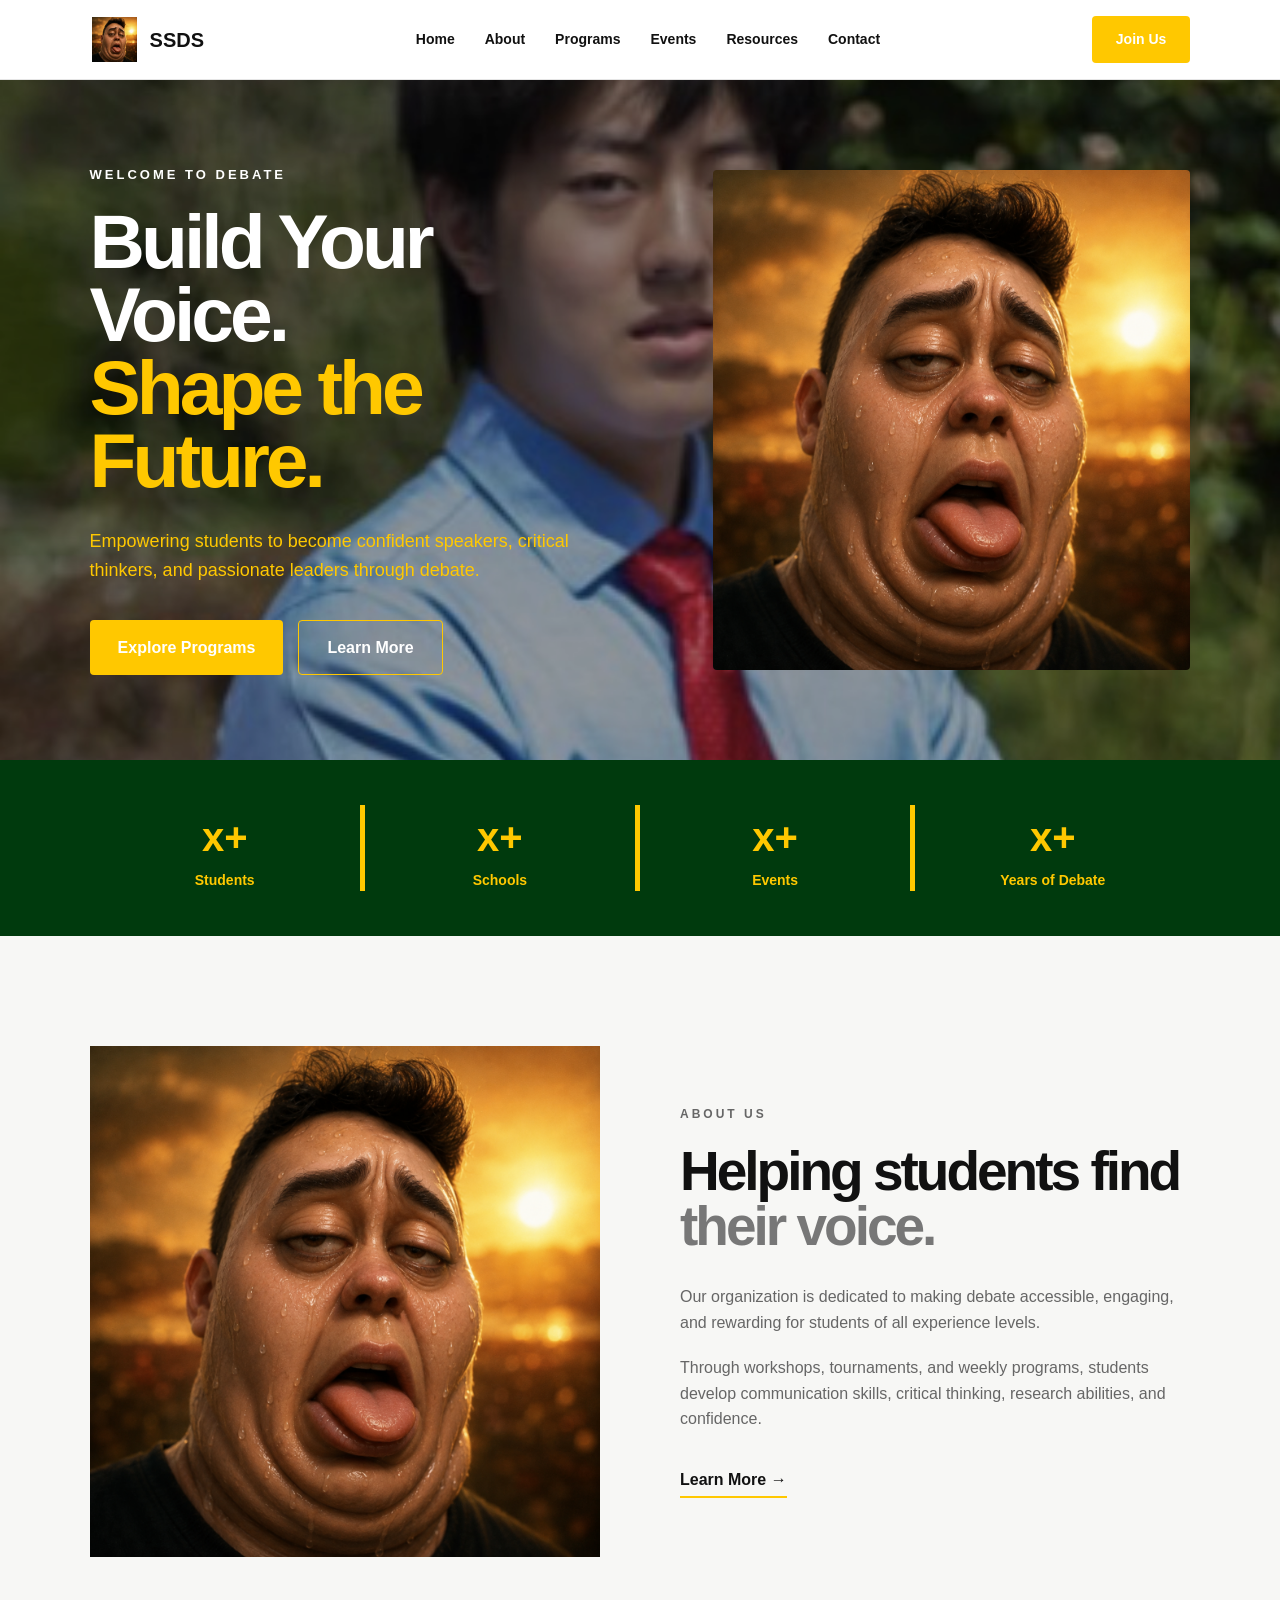
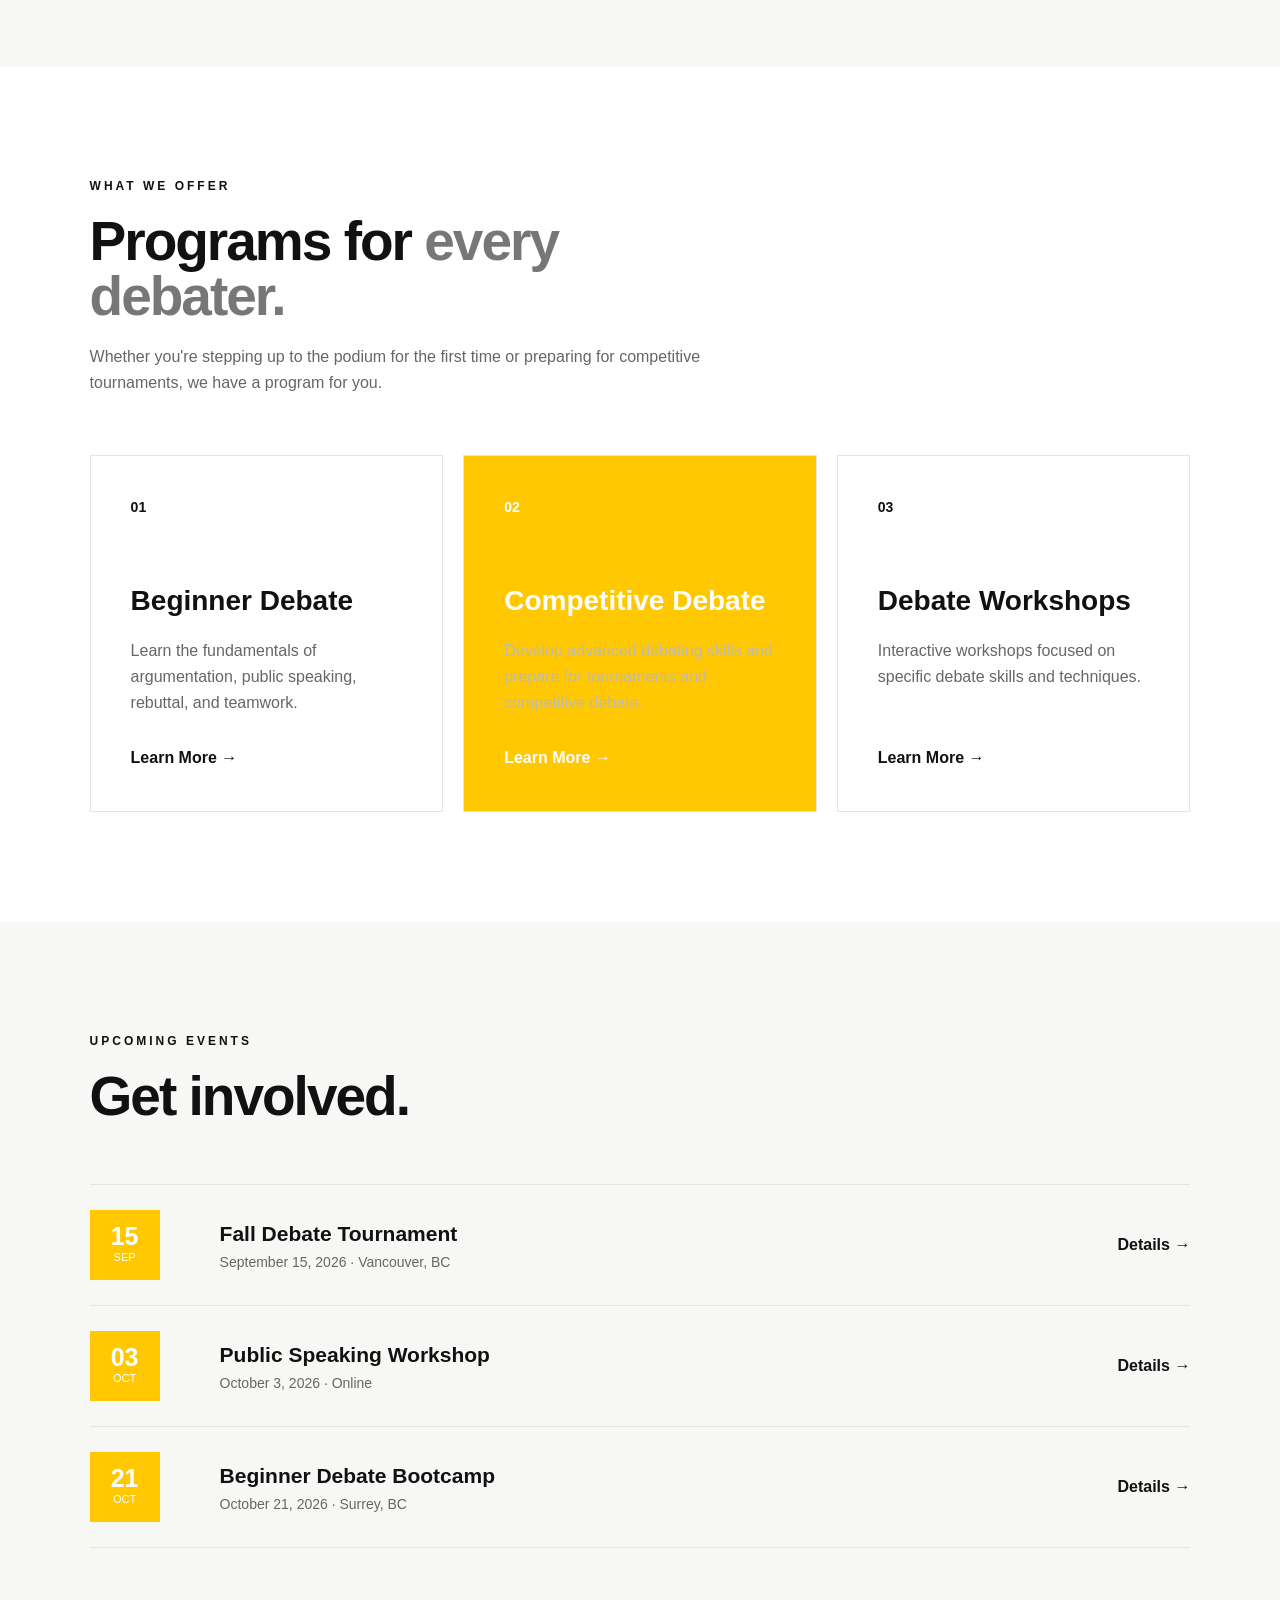
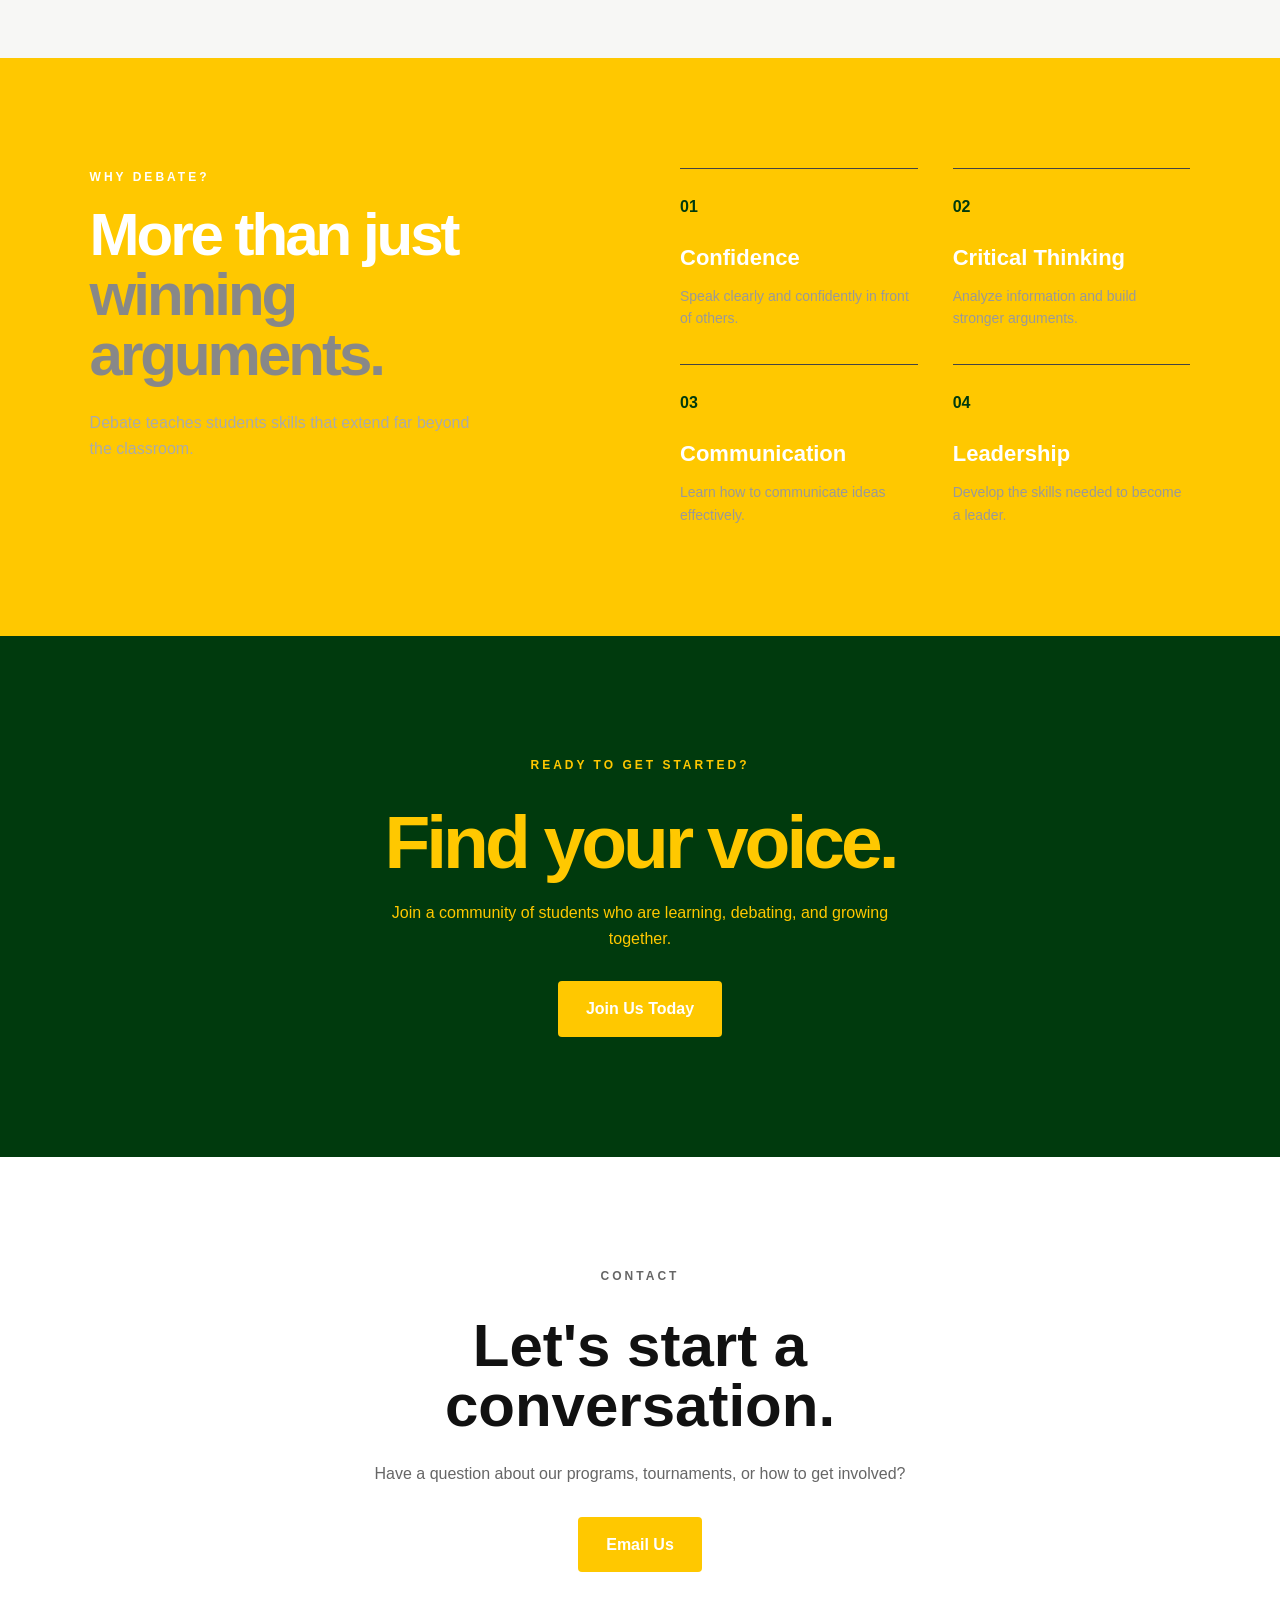
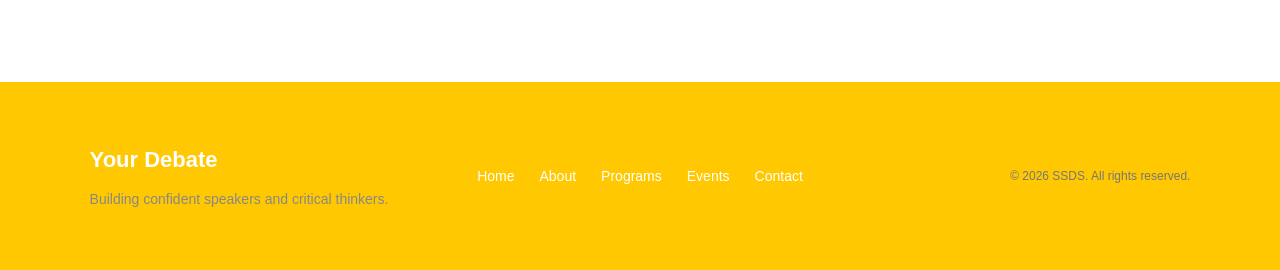
<file: ssdswebsite/index.html>
<!DOCTYPE html>
<html lang="en">
<head>
    <meta charset="UTF-8">
    <meta name="viewport" content="width=device-width, initial-scale=1.0">

    <title>SSDS</title>
    
    <link rel="stylesheet" href="style.css">
</head>

<body>

    <!--  nav bar -->

    <header class="navbar">

        <div class="logo">
            <img src = "ssdsimg/placeholderpinzon.png">
            <h2>SSDS</h2>
        </div>

        <nav>
            <a href="#home">Home</a>
            <a href="#about">About</a>
            <a href="#programs">Programs</a>
            <a href="#events">Events</a>
            <a href="#resources">Resources</a>
            <a href="#contact">Contact</a>
        </nav>

        <a href="#contact" class="nav-button">
            Join Us
        </a>

    </header>


    <!--  what we do -->

    <section id="home" class="hero">
        <div class="hero-overlay"></div>
        <div class="hero-content">

            <p class="small-heading">
                WELCOME TO DEBATE
            </p>

            <h1>
                Build Your Voice.<br>
                <span>Shape the Future.</span>
            </h1>

            <p class="hero-text">
                Empowering students to become confident speakers,
                critical thinkers, and passionate leaders through debate.
            </p>

            <div class="hero-buttons">

                <a href="#programs" class="primary-button">
                    Explore Programs
                </a>

                <a href="#about" class="secondary-button">
                    Learn More
                </a>

            </div>

        </div>

        <div class="hero-image">

            <img src = "ssdsimg/placeholderpinzon.png">

        </div>

    </section>


    <!-- STATS -->

    <section class="stats">

        <div class="stat">
            <h2>x+</h2>
            <p>Students</p>
        </div>

        <div class="stat">
            <h2>x+</h2>
            <p>Schools</p>
        </div>

        <div class="stat">
            <h2>x+</h2>
            <p>Events</p>
        </div>

        <div class="stat">
            <h2>x+</h2>
            <p>Years of Debate</p>
        </div>

    </section>


    <!--ABOUT SECTION -->

    <section id="about" class="about section">

        <div class="about-image">
            <img src = "ssdsimg/placeholderpinzon.png">
        </div>

        <div class="about-content">

            <p class="section-label">
                ABOUT US
            </p>

            <h2>
                Helping students find
                <span>their voice.</span>
            </h2>

            <p>
                Our organization is dedicated to making debate accessible,
                engaging, and rewarding for students of all experience levels.
            </p>

            <p>
                Through workshops, tournaments, and weekly programs,
                students develop communication skills, critical thinking,
                research abilities, and confidence.
            </p>

            <a href="#" class="text-button">
                Learn More →
            </a>

        </div>

    </section>


    <!--  PROGRAMS -->

    <section id="programs" class="programs section">

        <div class="section-header">

            <p class="section-label">
                WHAT WE OFFER
            </p>

            <h2>
                Programs for <span>every debater.</span>
            </h2>

            <p>
                Whether you're stepping up to the podium for the first time
                or preparing for competitive tournaments, we have a program
                for you.
            </p>

        </div>


        <div class="program-grid">

            <!-- Program 1 -->

            <div class="program-card">

                <div class="program-number">
                    01
                </div>

                <h3>
                    Beginner Debate
                </h3>

                <p>
                    Learn the fundamentals of argumentation,
                    public speaking, rebuttal, and teamwork.
                </p>

                <a href="#">
                    Learn More →
                </a>

            </div>


            <!-- Program 2 -->

            <div class="program-card featured">

                <div class="program-number">
                    02
                </div>

                <h3>
                    Competitive Debate
                </h3>

                <p>
                    Develop advanced debating skills and prepare
                    for tournaments and competitive debate.
                </p>

                <a href="#">
                    Learn More →
                </a>

            </div>


            <!-- Program 3 -->

            <div class="program-card">

                <div class="program-number">
                    03
                </div>

                <h3>
                    Debate Workshops
                </h3>

                <p>
                    Interactive workshops focused on specific
                    debate skills and techniques.
                </p>

                <a href="#">
                    Learn More →
                </a>

            </div>

        </div>

    </section>


    <!--EVENTS -->

    <section id="events" class="events section">

        <div class="section-header">

            <p class="section-label">
                UPCOMING EVENTS
            </p>

            <h2>
                Get involved.
            </h2>

        </div>


        <div class="event-list">

            <!-- Event -->

            <div class="event">

                <div class="event-date">
                    <strong>15</strong>
                    <span>SEP</span>
                </div>

                <div class="event-info">

                    <h3>
                        Fall Debate Tournament
                    </h3>

                    <p>
                        September 15, 2026 · Vancouver, BC
                    </p>

                </div>

                <a href="#" class="event-button">
                    Details →
                </a>

            </div>


            <!-- Event -->

            <div class="event">

                <div class="event-date">
                    <strong>03</strong>
                    <span>OCT</span>
                </div>

                <div class="event-info">

                    <h3>
                        Public Speaking Workshop
                    </h3>

                    <p>
                        October 3, 2026 · Online
                    </p>

                </div>

                <a href="#" class="event-button">
                    Details →
                </a>

            </div>


            <!-- Event -->

            <div class="event">

                <div class="event-date">
                    <strong>21</strong>
                    <span>OCT</span>
                </div>

                <div class="event-info">

                    <h3>
                        Beginner Debate Bootcamp
                    </h3>

                    <p>
                        October 21, 2026 · Surrey, BC
                    </p>

                </div>

                <a href="#" class="event-button">
                    Details →
                </a>

            </div>

        </div>

    </section>


    <!--  WHY DEBAT -->

    <section class="why section">

        <div class="why-content">

            <p class="section-label">
                WHY DEBATE?
            </p>

            <h2>
                More than just
                <span>winning arguments.</span>
            </h2>

            <p>
                Debate teaches students skills that extend far beyond
                the classroom.
            </p>

        </div>


        <div class="skills-grid">

            <div class="skill">
                <div class="skill-icon">01</div>
                <h3>Confidence</h3>
                <p>
                    Speak clearly and confidently in front of others.
                </p>
            </div>

            <div class="skill">
                <div class="skill-icon">02</div>
                <h3>Critical Thinking</h3>
                <p>
                    Analyze information and build stronger arguments.
                </p>
            </div>

            <div class="skill">
                <div class="skill-icon">03</div>
                <h3>Communication</h3>
                <p>
                    Learn how to communicate ideas effectively.
                </p>
            </div>

            <div class="skill">
                <div class="skill-icon">04</div>
                <h3>Leadership</h3>
                <p>
                    Develop the skills needed to become a leader.
                </p>
            </div>

        </div>

    </section>


    <!-- 
         about -->

    <section class="cta">

        <div>

            <p class="section-label">
                READY TO GET STARTED?
            </p>

            <h2>
                Find your voice.
            </h2>

            <p>
                Join a community of students who are learning,
                debating, and growing together.
            </p>

            <a href="#contact" class="primary-button">
                Join Us Today
            </a>

        </div>

    </section>


    <!-- contacts-->

    <section id="contact" class="contact section">

        <div class="contact-content">

            <p class="section-label">
                CONTACT
            </p>

            <h2>
                Let's start a conversation.
            </h2>

            <p>
                Have a question about our programs, tournaments,
                or how to get involved?
            </p>

            <a href="mailto:your@email.com" class="primary-button">
                Email Us
            </a>

        </div>

    </section>


    <!-- =========================
         FOOTER
    ========================== -->

    <footer>

        <div class="footer-logo">
            <strong>Your Debate</strong>
            <p>
                Building confident speakers and critical thinkers.
            </p>
        </div>

        <div class="footer-links">

            <a href="#home">Home</a>
            <a href="#about">About</a>
            <a href="#programs">Programs</a>
            <a href="#events">Events</a>
            <a href="#contact">Contact</a>

        </div>

        <p class="copyright">
            © 2026 SSDS. All rights reserved.
        </p>

    </footer>

</body>
</html>
</file>
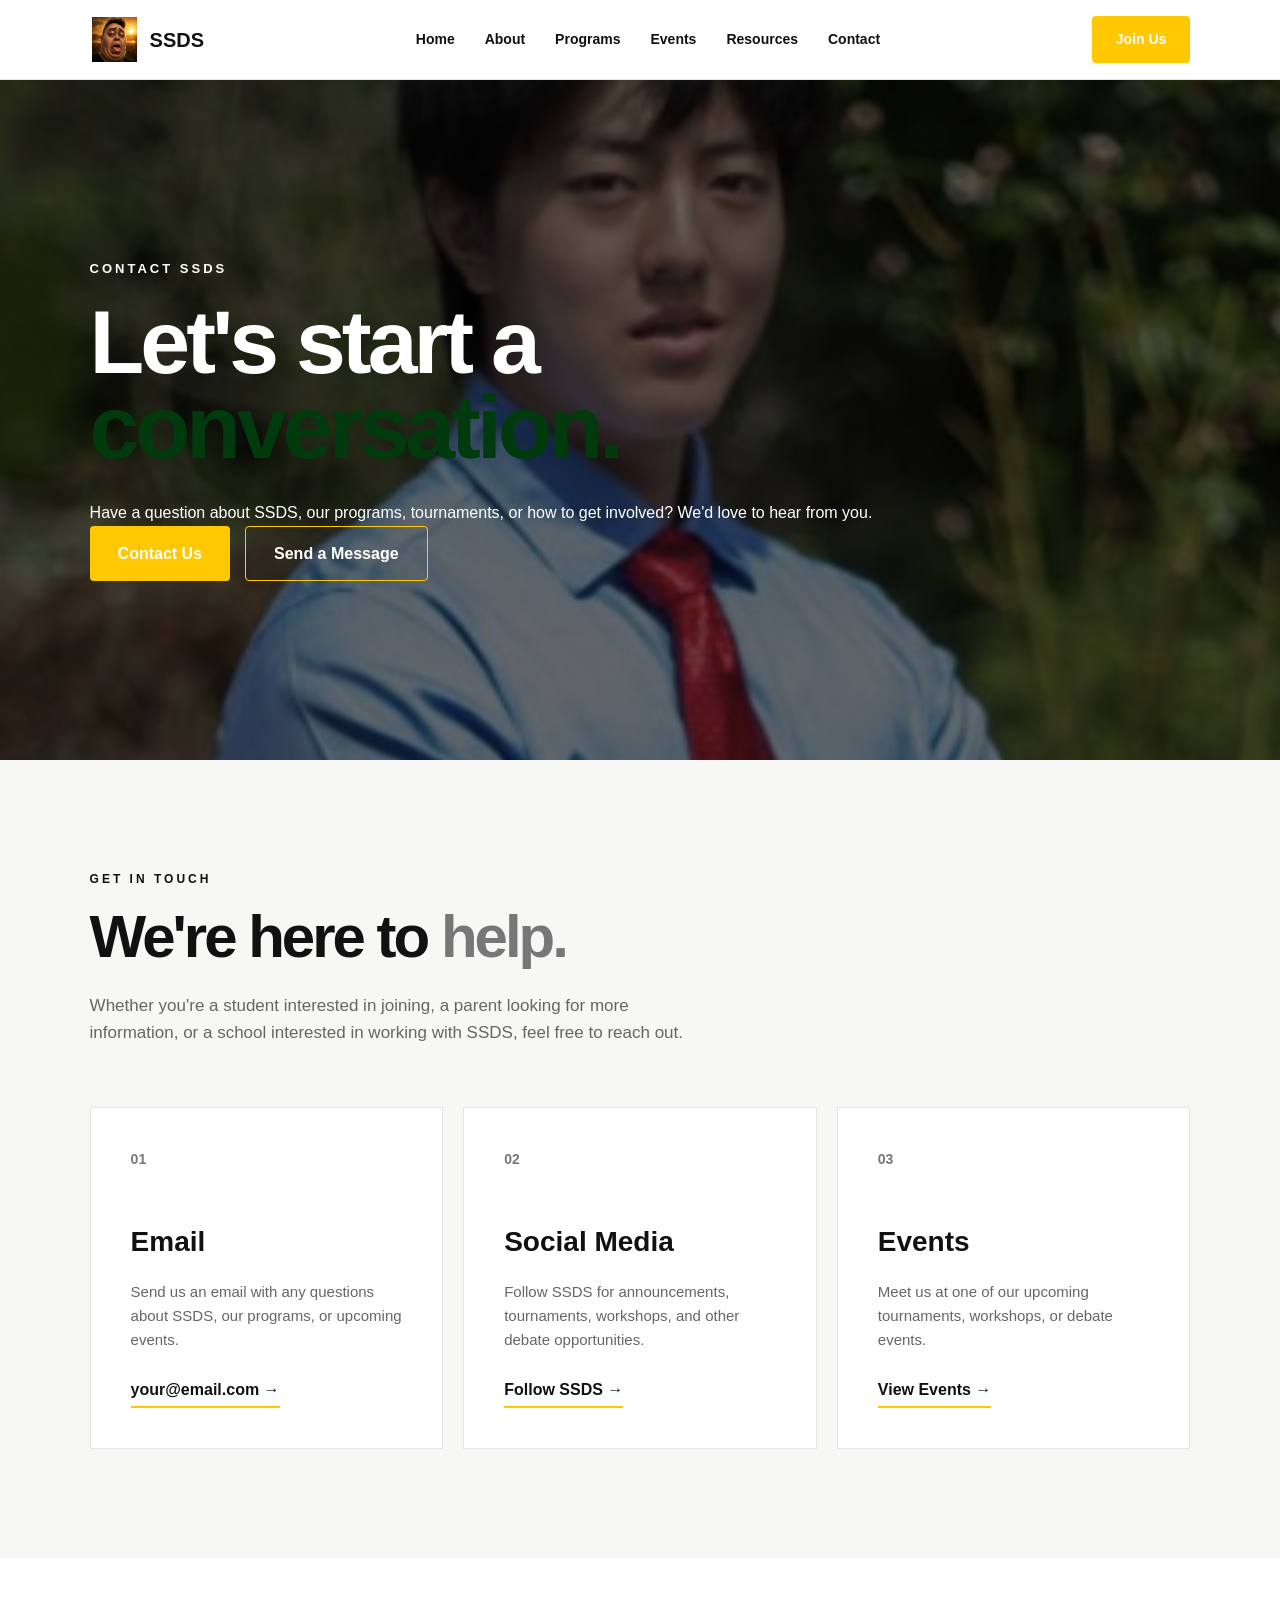
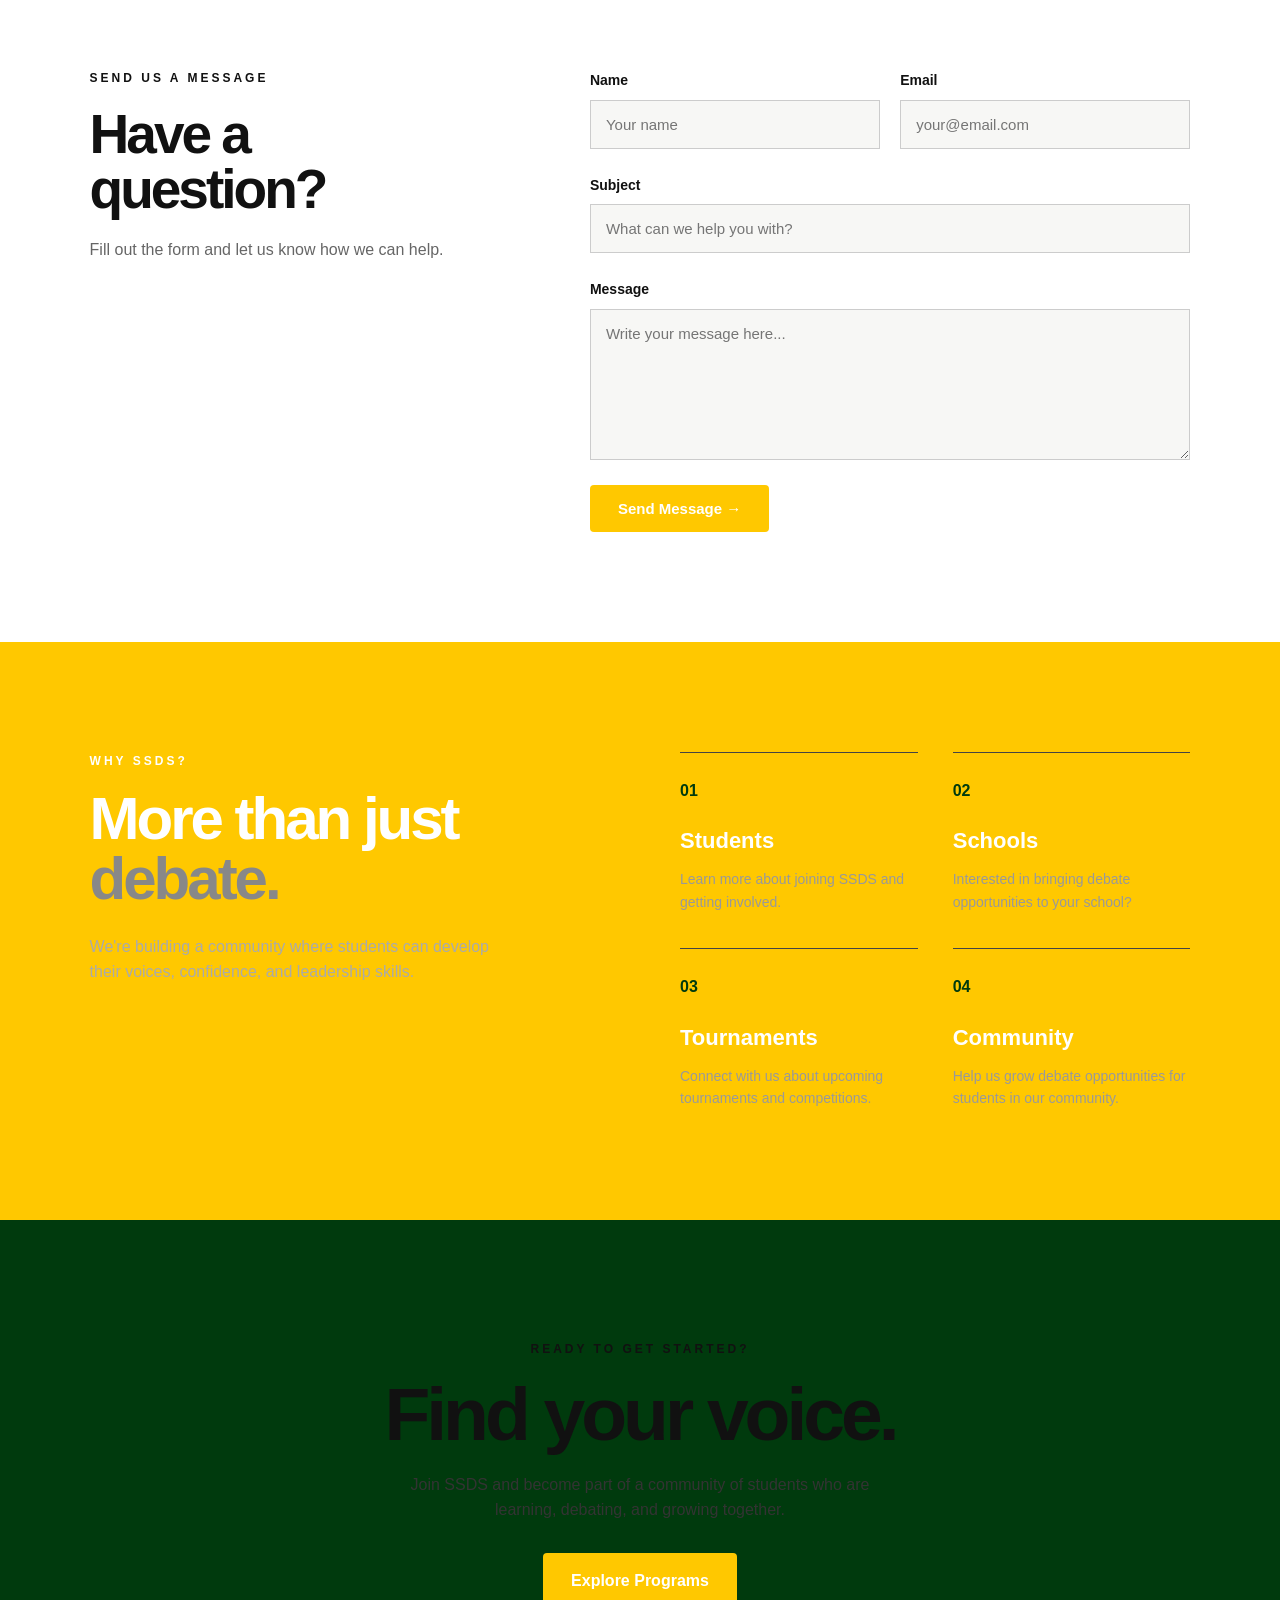
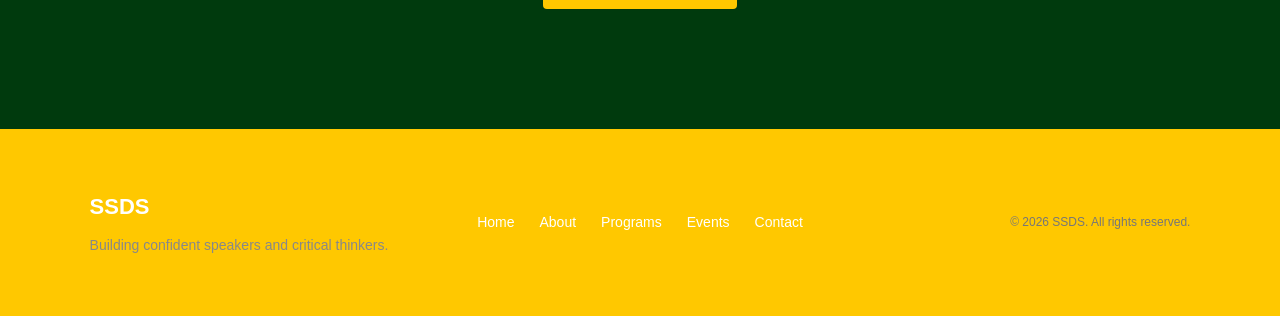
<file: ssdswebsite/contacts.html>
<!DOCTYPE html>
<html lang="en">

<head>

    <meta charset="UTF-8">

    <meta name="viewport" content="width=device-width, initial-scale=1.0">

    <title>SSDS | Contact</title>

    <link rel="stylesheet" href="style.css">

</head>


<body>


    <!-- =========================
         NAV BAR
    ========================== -->

    <header class="navbar">

        <div class="logo">

            <img src="ssdsimg/placeholderpinzon.png" alt="SSDS Logo">

            <h2>SSDS</h2>

        </div>


        <nav>

            <a href="index.html#home">
                Home
            </a>

            <a href="index.html#about">
                About
            </a>

            <a href="index.html#programs">
                Programs
            </a>

            <a href="index.html#events">
                Events
            </a>

            <a href="index.html#resources">
                Resources
            </a>

            <a href="contact.html">
                Contact
            </a>

        </nav>


        <a href="contact.html" class="nav-button">
            Join Us
        </a>

    </header>



    <!-- =========================
         CONTACT HERO
    ========================== -->

    <section class="contact-hero">

        <div class="contact-hero-overlay"></div>


        <div class="contact-hero-content">

            <p class="small-heading">
                CONTACT SSDS
            </p>


            <h1>

                Let's start a
                <span>conversation.</span>

            </h1>


            <p>

                Have a question about SSDS, our programs,
                tournaments, or how to get involved?

                We'd love to hear from you.

            </p>


            <div class="hero-buttons">

                <a href="#contact-info" class="primary-button">
                    Contact Us
                </a>

                <a href="#message" class="secondary-button">
                    Send a Message
                </a>

            </div>

        </div>

    </section>



    <!-- =========================
         CONTACT INFO
    ========================== -->

    <section id="contact-info" class="contact-main">


        <div class="contact-intro">

            <p class="section-label">
                GET IN TOUCH
            </p>


            <h2>

                We're here to
                <span>help.</span>

            </h2>


            <p>

                Whether you're a student interested in joining,
                a parent looking for more information, or a school
                interested in working with SSDS, feel free to reach out.

            </p>

        </div>



        <!-- CONTACT CARDS -->

        <div class="contact-cards">


            <!-- EMAIL -->

            <div class="contact-card">

                <div class="contact-card-number">
                    01
                </div>


                <h3>
                    Email
                </h3>


                <p>

                    Send us an email with any questions about
                    SSDS, our programs, or upcoming events.

                </p>


                <a href="mailto:your@email.com">

                    your@email.com →

                </a>

            </div>



            <!-- SOCIAL MEDIA -->

            <div class="contact-card">

                <div class="contact-card-number">
                    02
                </div>


                <h3>
                    Social Media
                </h3>


                <p>

                    Follow SSDS for announcements, tournaments,
                    workshops, and other debate opportunities.

                </p>


                <a href="#">

                    Follow SSDS →

                </a>

            </div>



            <!-- EVENTS -->

            <div class="contact-card">

                <div class="contact-card-number">
                    03
                </div>


                <h3>
                    Events
                </h3>


                <p>

                    Meet us at one of our upcoming tournaments,
                    workshops, or debate events.

                </p>


                <a href="index.html#events">

                    View Events →

                </a>

            </div>

        </div>

    </section>



    <!-- =========================
         SEND A MESSAGE
    ========================== -->

    <section id="message" class="contact-form-section">


        <!-- LEFT SIDE -->

        <div class="form-heading">

            <p class="section-label">
                SEND US A MESSAGE
            </p>


            <h2>

                Have a
                question?

            </h2>


            <p>

                Fill out the form and let us know how
                we can help.

            </p>

        </div>



        <!-- RIGHT SIDE -->

        <form class="contact-form">


            <!-- NAME + EMAIL -->

            <div class="form-row">


                <div class="form-group">

                    <label for="name">
                        Name
                    </label>


                    <input
                        type="text"
                        id="name"
                        name="name"
                        placeholder="Your name"
                    >

                </div>



                <div class="form-group">

                    <label for="email">
                        Email
                    </label>


                    <input
                        type="email"
                        id="email"
                        name="email"
                        placeholder="your@email.com"
                    >

                </div>

            </div>



            <!-- SUBJECT -->

            <div class="form-group">

                <label for="subject">
                    Subject
                </label>


                <input
                    type="text"
                    id="subject"
                    name="subject"
                    placeholder="What can we help you with?"
                >

            </div>



            <!-- MESSAGE -->

            <div class="form-group">

                <label for="message-box">
                    Message
                </label>


                <textarea
                    id="message-box"
                    name="message"
                    rows="7"
                    placeholder="Write your message here..."
                ></textarea>

            </div>



            <!-- SEND BUTTON -->

            <button
                type="submit"
                class="primary-button"
            >

                Send Message →

            </button>

        </form>

    </section>



    <!-- =========================
         WHY CONTACT SSDS
    ========================== -->

    <section class="why section">


        <div class="why-content">

            <p class="section-label">
                WHY SSDS?
            </p>


            <h2>

                More than just
                <span>debate.</span>

            </h2>


            <p>

                We're building a community where students
                can develop their voices, confidence, and
                leadership skills.

            </p>

        </div>



        <div class="skills-grid">


            <div class="skill">

                <div class="skill-icon">
                    01
                </div>

                <h3>
                    Students
                </h3>

                <p>

                    Learn more about joining SSDS
                    and getting involved.

                </p>

            </div>



            <div class="skill">

                <div class="skill-icon">
                    02
                </div>

                <h3>
                    Schools
                </h3>

                <p>

                    Interested in bringing debate
                    opportunities to your school?

                </p>

            </div>



            <div class="skill">

                <div class="skill-icon">
                    03
                </div>

                <h3>
                    Tournaments
                </h3>

                <p>

                    Connect with us about upcoming
                    tournaments and competitions.

                </p>

            </div>



            <div class="skill">

                <div class="skill-icon">
                    04
                </div>

                <h3>
                    Community
                </h3>

                <p>

                    Help us grow debate opportunities
                    for students in our community.

                </p>

            </div>

        </div>

    </section>



    <!-- =========================
         CTA
    ========================== -->

    <section class="contact-cta">

        <div>

            <p class="section-label">
                READY TO GET STARTED?
            </p>


            <h2>
                Find your voice.
            </h2>


            <p>

                Join SSDS and become part of a community
                of students who are learning, debating,
                and growing together.

            </p>


            <a
                href="index.html#programs"
                class="primary-button"
            >

                Explore Programs

            </a>

        </div>

    </section>



    <!-- =========================
         FOOTER
    ========================== -->

    <footer>


        <div class="footer-logo">

            <strong>
                SSDS
            </strong>


            <p>

                Building confident speakers
                and critical thinkers.

            </p>

        </div>



        <div class="footer-links">

            <a href="index.html#home">
                Home
            </a>

            <a href="index.html#about">
                About
            </a>

            <a href="index.html#programs">
                Programs
            </a>

            <a href="index.html#events">
                Events
            </a>

            <a href="contact.html">
                Contact
            </a>

        </div>



        <p class="copyright">

            © 2026 SSDS.
            All rights reserved.

        </p>


    </footer>


</body>

</html>
</file>
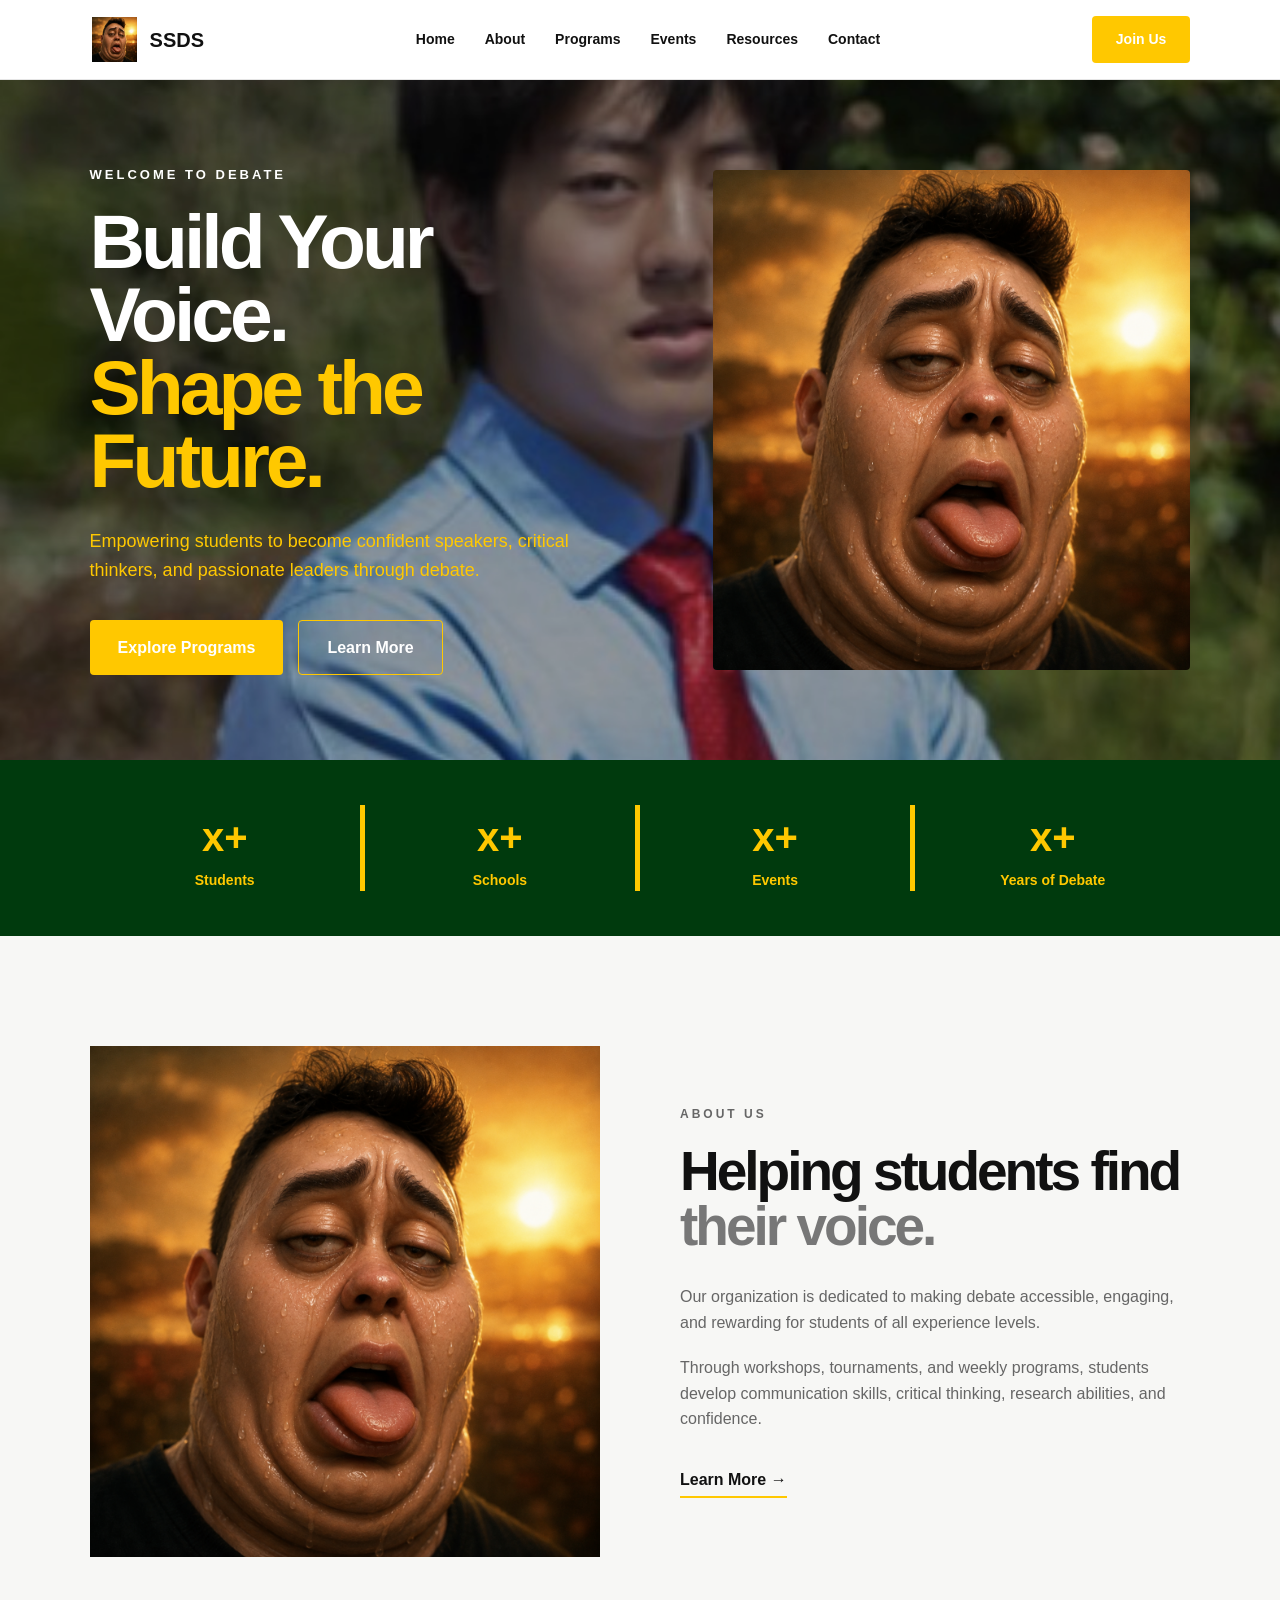
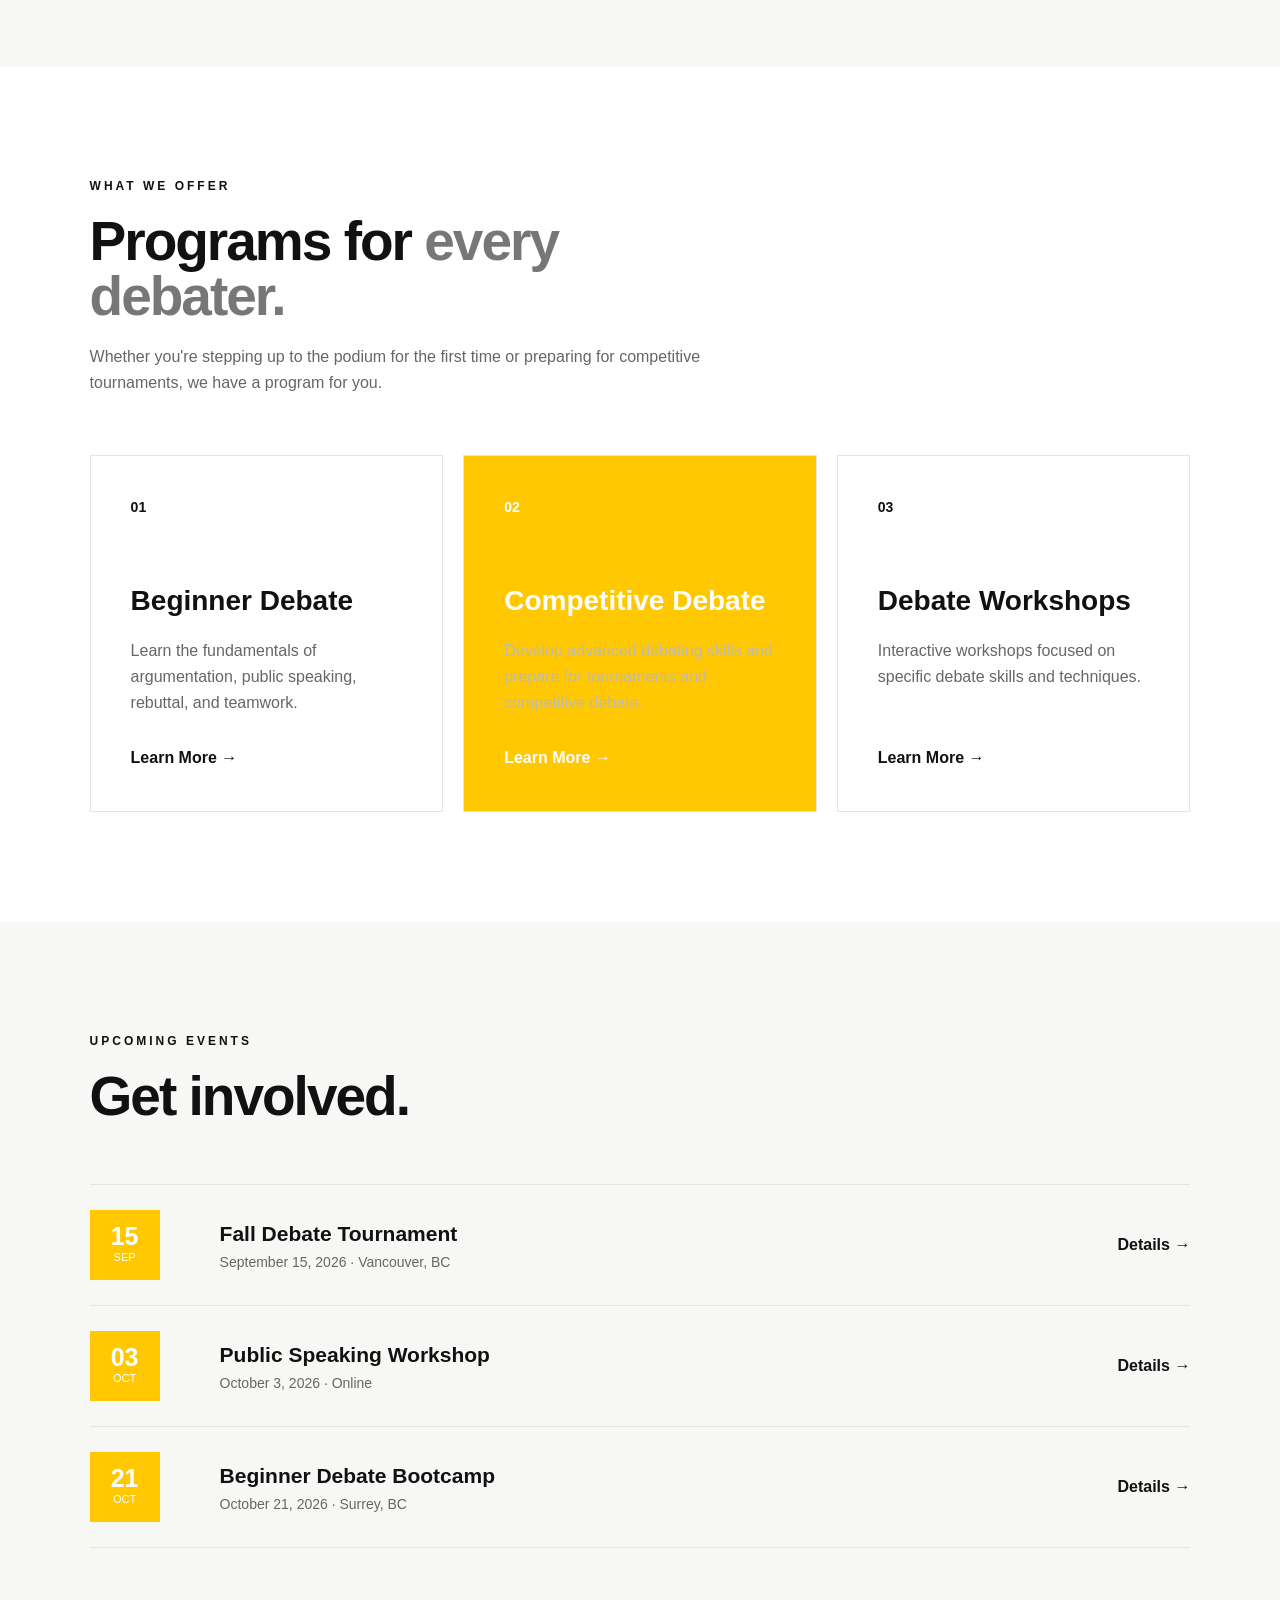
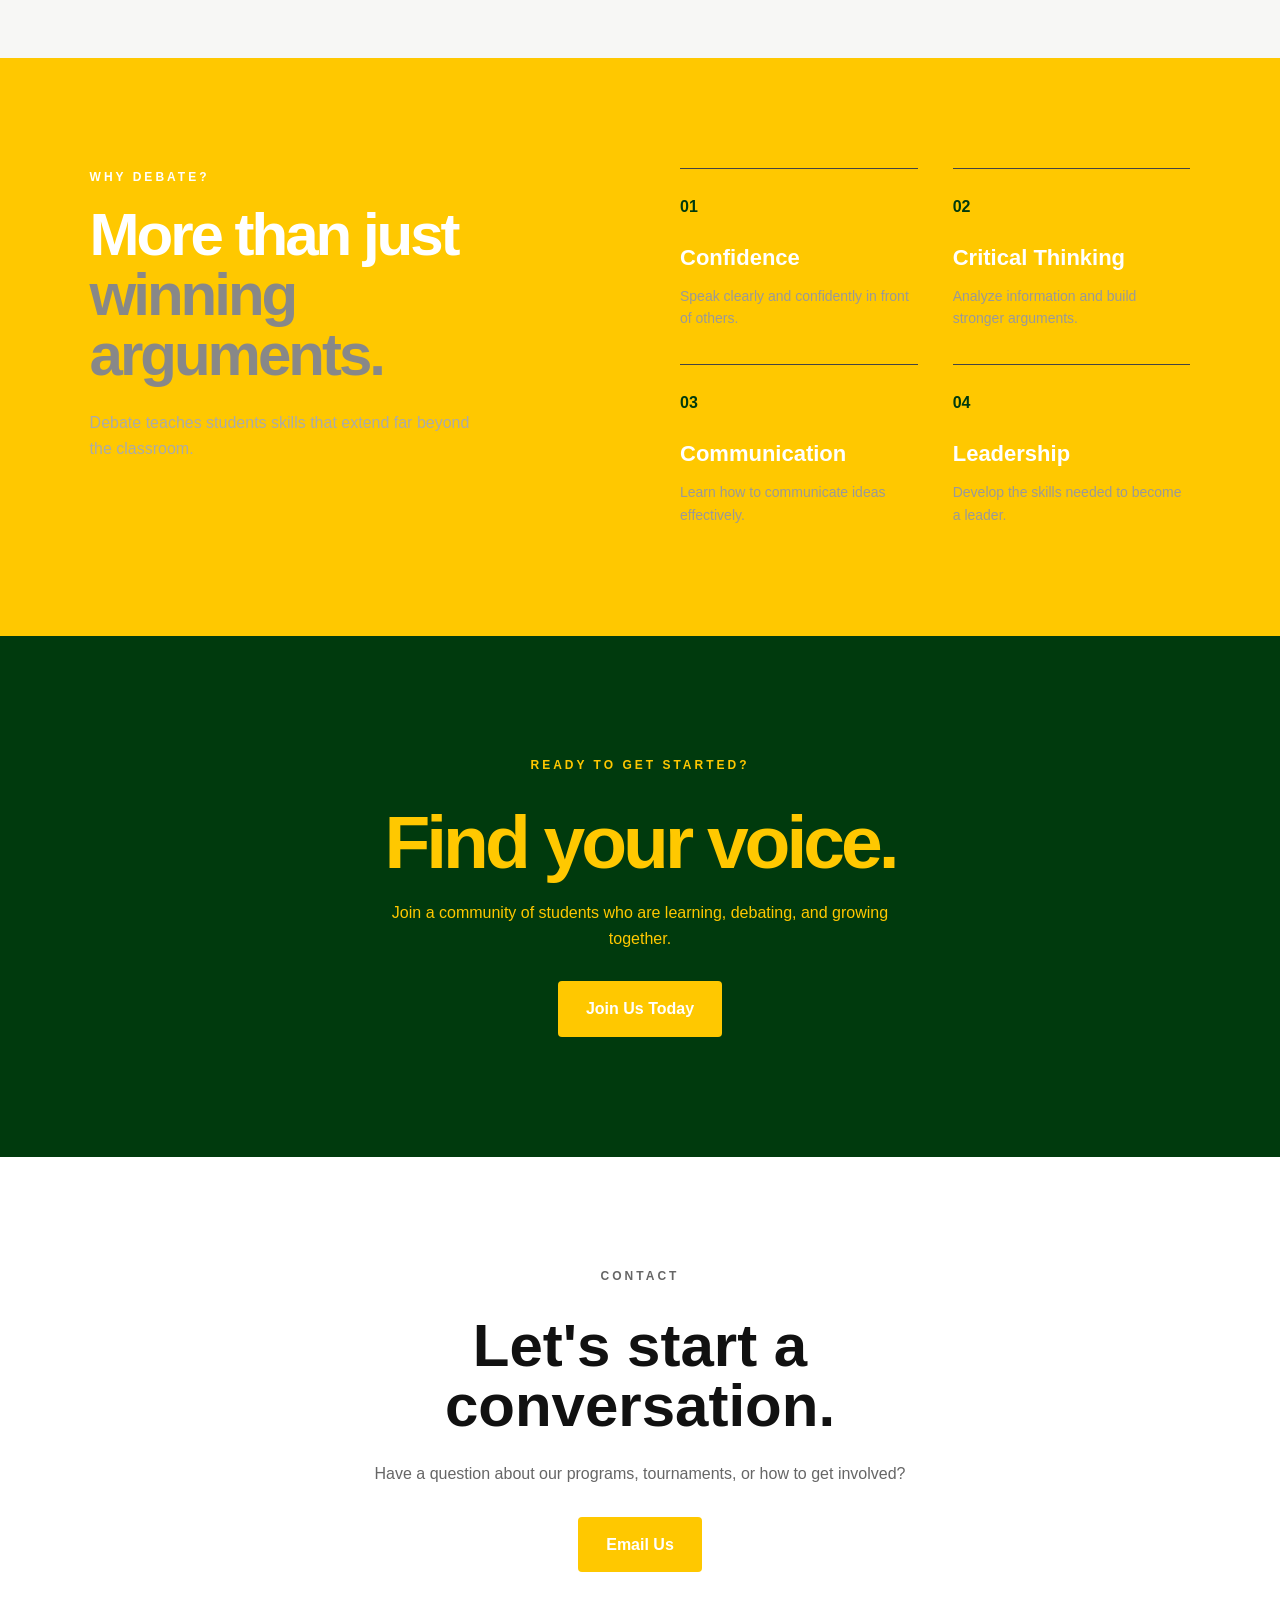
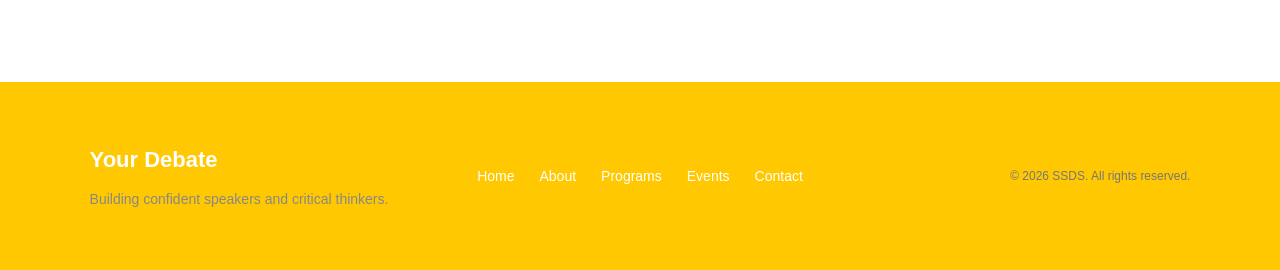
<file: ssdswebsite/homepage.html>
<!DOCTYPE html>
<html lang="en">
<head>
    <meta charset="UTF-8">
    <meta name="viewport" content="width=device-width, initial-scale=1.0">

    <title>SSDS</title>
    
    <link rel="stylesheet" href="style.css">
</head>

<body>

    <!--  nav bar -->

    <header class="navbar">

        <div class="logo">
            <img src = "ssdsimg/placeholderpinzon.png">
            <h2>SSDS</h2>
        </div>

        <nav>
            <a href="#home">Home</a>
            <a href="#about">About</a>
            <a href="#programs">Programs</a>
            <a href="#events">Events</a>
            <a href="#resources">Resources</a>
            <a href="#contact">Contact</a>
        </nav>

        <a href="#contact" class="nav-button">
            Join Us
        </a>

    </header>


    <!--  what we do -->

    <section id="home" class="hero">
        <div class="hero-overlay"></div>
        <div class="hero-content">

            <p class="small-heading">
                WELCOME TO DEBATE
            </p>

            <h1>
                Build Your Voice.<br>
                <span>Shape the Future.</span>
            </h1>

            <p class="hero-text">
                Empowering students to become confident speakers,
                critical thinkers, and passionate leaders through debate.
            </p>

            <div class="hero-buttons">

                <a href="#programs" class="primary-button">
                    Explore Programs
                </a>

                <a href="#about" class="secondary-button">
                    Learn More
                </a>

            </div>

        </div>

        <div class="hero-image">

            <img src = "ssdsimg/placeholderpinzon.png">

        </div>

    </section>


    <!-- STATS -->

    <section class="stats">

        <div class="stat">
            <h2>x+</h2>
            <p>Students</p>
        </div>

        <div class="stat">
            <h2>x+</h2>
            <p>Schools</p>
        </div>

        <div class="stat">
            <h2>x+</h2>
            <p>Events</p>
        </div>

        <div class="stat">
            <h2>x+</h2>
            <p>Years of Debate</p>
        </div>

    </section>


    <!--ABOUT SECTION -->

    <section id="about" class="about section">

        <div class="about-image">
            <img src = "ssdsimg/placeholderpinzon.png">
        </div>

        <div class="about-content">

            <p class="section-label">
                ABOUT US
            </p>

            <h2>
                Helping students find
                <span>their voice.</span>
            </h2>

            <p>
                Our organization is dedicated to making debate accessible,
                engaging, and rewarding for students of all experience levels.
            </p>

            <p>
                Through workshops, tournaments, and weekly programs,
                students develop communication skills, critical thinking,
                research abilities, and confidence.
            </p>

            <a href="#" class="text-button">
                Learn More →
            </a>

        </div>

    </section>


    <!--  PROGRAMS -->

    <section id="programs" class="programs section">

        <div class="section-header">

            <p class="section-label">
                WHAT WE OFFER
            </p>

            <h2>
                Programs for <span>every debater.</span>
            </h2>

            <p>
                Whether you're stepping up to the podium for the first time
                or preparing for competitive tournaments, we have a program
                for you.
            </p>

        </div>


        <div class="program-grid">

            <!-- Program 1 -->

            <div class="program-card">

                <div class="program-number">
                    01
                </div>

                <h3>
                    Beginner Debate
                </h3>

                <p>
                    Learn the fundamentals of argumentation,
                    public speaking, rebuttal, and teamwork.
                </p>

                <a href="#">
                    Learn More →
                </a>

            </div>


            <!-- Program 2 -->

            <div class="program-card featured">

                <div class="program-number">
                    02
                </div>

                <h3>
                    Competitive Debate
                </h3>

                <p>
                    Develop advanced debating skills and prepare
                    for tournaments and competitive debate.
                </p>

                <a href="#">
                    Learn More →
                </a>

            </div>


            <!-- Program 3 -->

            <div class="program-card">

                <div class="program-number">
                    03
                </div>

                <h3>
                    Debate Workshops
                </h3>

                <p>
                    Interactive workshops focused on specific
                    debate skills and techniques.
                </p>

                <a href="#">
                    Learn More →
                </a>

            </div>

        </div>

    </section>


    <!--EVENTS -->

    <section id="events" class="events section">

        <div class="section-header">

            <p class="section-label">
                UPCOMING EVENTS
            </p>

            <h2>
                Get involved.
            </h2>

        </div>


        <div class="event-list">

            <!-- Event -->

            <div class="event">

                <div class="event-date">
                    <strong>15</strong>
                    <span>SEP</span>
                </div>

                <div class="event-info">

                    <h3>
                        Fall Debate Tournament
                    </h3>

                    <p>
                        September 15, 2026 · Vancouver, BC
                    </p>

                </div>

                <a href="#" class="event-button">
                    Details →
                </a>

            </div>


            <!-- Event -->

            <div class="event">

                <div class="event-date">
                    <strong>03</strong>
                    <span>OCT</span>
                </div>

                <div class="event-info">

                    <h3>
                        Public Speaking Workshop
                    </h3>

                    <p>
                        October 3, 2026 · Online
                    </p>

                </div>

                <a href="#" class="event-button">
                    Details →
                </a>

            </div>


            <!-- Event -->

            <div class="event">

                <div class="event-date">
                    <strong>21</strong>
                    <span>OCT</span>
                </div>

                <div class="event-info">

                    <h3>
                        Beginner Debate Bootcamp
                    </h3>

                    <p>
                        October 21, 2026 · Surrey, BC
                    </p>

                </div>

                <a href="#" class="event-button">
                    Details →
                </a>

            </div>

        </div>

    </section>


    <!--  WHY DEBAT -->

    <section class="why section">

        <div class="why-content">

            <p class="section-label">
                WHY DEBATE?
            </p>

            <h2>
                More than just
                <span>winning arguments.</span>
            </h2>

            <p>
                Debate teaches students skills that extend far beyond
                the classroom.
            </p>

        </div>


        <div class="skills-grid">

            <div class="skill">
                <div class="skill-icon">01</div>
                <h3>Confidence</h3>
                <p>
                    Speak clearly and confidently in front of others.
                </p>
            </div>

            <div class="skill">
                <div class="skill-icon">02</div>
                <h3>Critical Thinking</h3>
                <p>
                    Analyze information and build stronger arguments.
                </p>
            </div>

            <div class="skill">
                <div class="skill-icon">03</div>
                <h3>Communication</h3>
                <p>
                    Learn how to communicate ideas effectively.
                </p>
            </div>

            <div class="skill">
                <div class="skill-icon">04</div>
                <h3>Leadership</h3>
                <p>
                    Develop the skills needed to become a leader.
                </p>
            </div>

        </div>

    </section>


    <!-- 
         about -->

    <section class="cta">

        <div>

            <p class="section-label">
                READY TO GET STARTED?
            </p>

            <h2>
                Find your voice.
            </h2>

            <p>
                Join a community of students who are learning,
                debating, and growing together.
            </p>

            <a href="#contact" class="primary-button">
                Join Us Today
            </a>

        </div>

    </section>


    <!-- contacts-->

    <section id="contact" class="contact section">

        <div class="contact-content">

            <p class="section-label">
                CONTACT
            </p>

            <h2>
                Let's start a conversation.
            </h2>

            <p>
                Have a question about our programs, tournaments,
                or how to get involved?
            </p>

            <a href="mailto:your@email.com" class="primary-button">
                Email Us
            </a>

        </div>

    </section>


    <!-- =========================
         FOOTER
    ========================== -->

    <footer>

        <div class="footer-logo">
            <strong>Your Debate</strong>
            <p>
                Building confident speakers and critical thinkers.
            </p>
        </div>

        <div class="footer-links">

            <a href="#home">Home</a>
            <a href="#about">About</a>
            <a href="#programs">Programs</a>
            <a href="#events">Events</a>
            <a href="#contact">Contact</a>

        </div>

        <p class="copyright">
            © 2026 SSDS. All rights reserved.
        </p>

    </footer>

</body>
</html>
</file>
<file: ssdswebsite/style.css>
* {
    margin: 0;
    padding: 0;
    box-sizing: border-box;
}

html {
    scroll-behavior: smooth;
}

body {
    font-family: Arial, Helvetica, sans-serif;
    background: #f7f7f5;
    color: #111111;
    line-height: 1.6;
}

a {
    text-decoration: none;
    color: inherit;
}


/*COLORS*/

:root {
    --black: #ffc800;
    --dark: #191919;
    --white: #ffffff;
    --light: #f7f7f5;
    --gray: #666666;
    --light-gray: #e5e5e5;
    --accent: #003a0d;
}


/* NAV*/

.navbar {
    height: 80px;
    width: 100%;

    display: flex;
    align-items: center;
    justify-content: space-between;

    padding: 0 7%;

    background: var(--white);

    border-bottom: 1px solid var(--light-gray);

    position: sticky;
    top: 0;

    z-index: 1000;
}


/* Logo */

.logo {
    display: flex;
    align-items: center;
    gap: 10px;
}

.logo img {
    width: 50px;
    height: 45px;
    object-fit: contain;
    display: block;
}
.logo h2 {
    font-size: 20px;
}


/* Navigation links */

.navbar nav {
    display: flex;
    gap: 30px;
}

.navbar nav a {
    font-size: 14px;
    font-weight: 600;

    transition: 0.2s;
}

.navbar nav a:hover {
    color: #777;
}


/* Nav button */

.nav-button {
    background: var(--black);
    color: white;

    padding: 12px 24px;

    border-radius: 4px;

    font-size: 14px;
    font-weight: bold;

    transition: 0.2s;
}

.nav-button:hover {
    transform: translateY(-2px);
}


/*  cta*/

.hero {
    min-height: 680px;

    padding: 80px 7%;

    display: flex;
    /* grid-template-columns: 1fr 1fr; */

    align-items: center;

    gap: 70px;
    position: relative;
    background-image: url("ssdsimg/samuelsun.png");
    background-size: cover;
    background-position: center;
    background-repeat: no-repeat;
    color: white;
}

.hero-overlay {
    position: absolute;
    inset: 0;
    top: 0;
    left: 0;

    width: 100%;
    height: 100%;

    background: rgba(0, 0, 0, 0.35);

    z-index: 1;
}
/* Hero text */

.small-heading {
    font-size: 13px;
    font-weight: bold;
    letter-spacing: 3px;
    z-index: 2;
    margin-bottom: 20px;
}

.hero-content {
    position: relative;

    z-index: 2;

    max-width: 600px;
}
.hero h1 {
    font-size: clamp(50px, 6vw, 85px);

    line-height: 0.95;

    letter-spacing: -4px;

    margin-bottom: 30px;
}

.hero h1 span {
    color: #ffc800;
}

.hero-text {
    max-width: 520px;

    color: #ffc800;

    font-size: 18px;

    margin-bottom: 35px;
}


/* abt us buttons */

.hero-buttons {
    display: flex;
    gap: 15px;
}

.primary-button {
    display: inline-block;

    background: var(--black);
    color: white;

    padding: 15px 28px;

    border-radius: 4px;

    font-weight: bold;

    transition: 0.2s;
}

.primary-button:hover {
    transform: translateY(-3px);
}

.secondary-button {
    display: inline-block;

    border: 1px solid var(--black);

    padding: 14px 28px;

    border-radius: 4px;

    font-weight: bold;
}

.secondary-button:hover {
    background: var(--black);
    color: white;
}


/*
   abt us image
 */


.hero-image {
    height: 500px;

    position: relative;

    z-index: 2;

    display: flex;
    align-items: center;
    justify-content: center;
}

.hero-image img {
    width: 100%;
    height: 100%;

    object-fit: cover;

    display: block;

    border-radius: 4px;
}

/*   STATS */

.stats {
    background: var(--accent);

    display: grid;
    grid-template-columns: repeat(4, 1fr);

    padding: 45px 7%;

    text-align: center;
}

.stat {
    border-right: 5px solid #ffc800;
}

.stat:last-child {
    border-right: none;
}

.stat h2 {
    font-size: 40px;
    color: #ffc800;
}

.stat p {
    font-size: 14px;
    font-weight: bold;
    color: #ffc800;

}


/* GENERAL SECTIONS */

.section {
    padding: 110px 7%;
}

.section-label {
    font-size: 12px;

    letter-spacing: 3px;

    font-weight: bold;

    margin-bottom: 18px;
}

.section-header {
    max-width: 650px;

    margin-bottom: 60px;
}

.section-header h2 {
    font-size: 55px;

    line-height: 1;

    letter-spacing: -2px;

    margin-bottom: 20px;
}

.section-header h2 span {
    color: #777;
}

.section-header > p:last-child {
    color: var(--gray);
}


/* 
   ABOUT */

.about {
    display: grid;

    grid-template-columns: 1fr 1fr;

    gap: 80px;

    align-items: center;

    background: var(--light);
}

.about-image  img{
    width: 100%;
    height: 100%;
    object-fit: cover;
    display: block;
    align-items: center;
    justify-content: center;
}



.about-content h2 {
    font-size: 55px;

    line-height: 1;

    letter-spacing: -3px;

    margin-bottom: 30px;
}

.about-content h2 span {
    color: #777;
}

.about-content p {
    color: var(--gray);

    margin-bottom: 20px;

    max-width: 550px;
}

.text-button {
    display: inline-block;

    margin-top: 15px;

    font-weight: bold;

    border-bottom: 2px solid var(--black);

    padding-bottom: 4px;
}


/* 
   PROGRAMS
 */

.programs {
    background: var(--white);
}

.program-grid {
    display: grid;

    grid-template-columns: repeat(3, 1fr);

    gap: 20px;
}

.program-card {
    padding: 40px;

    min-height: 350px;

    border: 1px solid var(--light-gray);

    display: flex;
    flex-direction: column;

    transition: 0.25s;
}

.program-card:hover {
    transform: translateY(-8px);

    box-shadow: 0 15px 40px rgba(0,0,0,0.08);
}

.program-card.featured {
    background: var(--black);

    color: white;
}

.program-number {
    font-size: 14px;

    font-weight: bold;

    margin-bottom: 60px;
}

.program-card h3 {
    font-size: 28px;

    margin-bottom: 15px;
}

.program-card p {
    color: var(--gray);

    margin-bottom: 30px;
}

.program-card.featured p {
    color: #bbb;
}

.program-card a {
    margin-top: auto;

    font-weight: bold;
}


/* 
   EVENTS
 */

.events {
    background: var(--light);
}

.event-list {
    border-top: 1px solid var(--light-gray);
}

.event {
    display: grid;

    grid-template-columns: 100px 1fr auto;

    align-items: center;

    gap: 30px;

    padding: 25px 0;

    border-bottom: 1px solid var(--light-gray);
}

.event-date {
    width: 70px;

    height: 70px;

    background: var(--black);

    color: white;

    display: flex;

    flex-direction: column;

    align-items: center;

    justify-content: center;
}

.event-date strong {
    font-size: 25px;
    line-height: 1;
}

.event-date span {
    font-size: 11px;
}

.event-info h3 {
    font-size: 21px;
}

.event-info p {
    color: var(--gray);

    font-size: 14px;
}

.event-button {
    font-weight: bold;
}


/*   WHY DEBATE */

.why {
    background: var(--black);

    color: white;

    display: grid;

    grid-template-columns: 1fr 1fr;

    gap: 80px;
}

.why-content h2 {
    font-size: 60px;

    line-height: 1;

    letter-spacing: -3px;

    margin-bottom: 25px;
}

.why-content h2 span {
    color: #888;
}

.why-content > p:last-child {
    color: #aaa;

    max-width: 400px;
}


/* Skills */

.skills-grid {
    display: grid;

    grid-template-columns: 1fr 1fr;

    gap: 35px;
}

.skill {
    border-top: 1px solid #444;

    padding-top: 25px;
}

.skill-icon {
    color: var(--accent);

    font-weight: bold;

    margin-bottom: 20px;
}

.skill h3 {
    font-size: 22px;

    margin-bottom: 10px;
}

.skill p {
    color: #999;

    font-size: 14px;
}


/* 
   CTA */

.cta {
    padding: 120px 7%;

    text-align: center;

    background: var(--accent);
}

.cta h2 {
    font-size: 75px;
    color: #ffc800;

    line-height: 1;

    letter-spacing: -4px;

    margin-bottom: 20px;
}

.cta p {
    max-width: 500px;

    margin: 0 auto 30px;

    color: #ffc800;

}

.cta .primary-button {
    background: var(--black);
}


/* CONTACT*/

.contact {
    text-align: center;

    background: white;
}

.contact-content {
    max-width: 700px;

    margin: auto;
}

.contact h2 {
    font-size: 60px;

    line-height: 1;

    margin-bottom: 25px;
}

.contact p {
    color: var(--gray);

    margin-bottom: 30px;
}


/* =========================================
   FOOTER
========================================= */

footer {
    background: var(--black);

    color: white;

    padding: 60px 7%;

    display: grid;

    grid-template-columns: 1fr 1fr 1fr;

    gap: 30px;

    align-items: center;
}

.footer-logo strong {
    font-size: 22px;
}

.footer-logo p {
    color: #888;

    font-size: 14px;

    margin-top: 10px;
}

.footer-links {
    display: flex;

    justify-content: center;

    gap: 25px;

    font-size: 14px;
}

.footer-links a:hover {
    color: var(--accent);
}

.copyright {
    text-align: right;

    color: #777;

    font-size: 12px;
}


/* =========================================
   CONTACT PAGE HERO
========================================= */

.contact-hero {

    min-height: 680px;

    padding: 80px 7%;

    display: flex;
    /* grid-template-columns: 1fr 1fr; */

    align-items: center;

    gap: 70px;
    position: relative;
    background-image: url("ssdsimg/samuelsun.png");
    background-size: cover;
    background-position: center;
    background-repeat: no-repeat;
    color: white;

}


.contact-hero-overlay {
    
    position: absolute;

    inset: 0;

    background: rgba(0, 0, 0, 0.55);

    z-index: 1;

}


.contact-hero-content {


    
    position: relative;

    z-index: 2;

    max-width: 800px;

}


.contact-hero h1 {

    font-size: clamp(55px, 7vw, 90px);

    line-height: 0.95;

    letter-spacing: -4px;

    margin-bottom: 30px;

}


.contact-hero h1 span {

    color: var(--accent);

}


.contact-hero-content > p:last-child {

    max-width: 600px;

    font-size: 18px;

    color: #dddddd;

}



/* =========================================
   CONTACT INFORMATION
========================================= */

.contact-main {

    padding: 110px 7%;

    background: var(--light);

}


.contact-intro {

    max-width: 650px;

    margin-bottom: 60px;

}


.contact-intro h2 {

    font-size: 60px;

    line-height: 1;

    letter-spacing: -3px;

    margin-bottom: 25px;

}


.contact-intro h2 span {

    color: #777;

}


.contact-intro > p:last-child {

    color: var(--gray);

    max-width: 600px;

    font-size: 17px;

}



/* =========================================
   CONTACT CARDS
========================================= */

.contact-cards {

    display: grid;

    grid-template-columns: repeat(3, 1fr);

    gap: 20px;

}


.contact-card {

    background: white;

    border: 1px solid var(--light-gray);

    padding: 40px;

    min-height: 320px;

    display: flex;

    flex-direction: column;

    transition: 0.25s;

}


.contact-card:hover {

    transform: translateY(-8px);

    box-shadow: 0 15px 40px rgba(0, 0, 0, 0.08);

}


.contact-card-number {

    font-size: 14px;

    font-weight: bold;

    color: #777;

    margin-bottom: 50px;

}


.contact-card h3 {

    font-size: 28px;

    margin-bottom: 15px;

}


.contact-card p {

    color: var(--gray);

    font-size: 15px;

    margin-bottom: 25px;

}


.contact-card a {

    margin-top: auto;

    font-weight: bold;

    border-bottom: 2px solid var(--black);

    width: fit-content;

    padding-bottom: 4px;

}



/* =========================================
   CONTACT FORM
========================================= */

.contact-form-section {

    padding: 110px 7%;

    background: white;

    display: grid;

    grid-template-columns: 0.8fr 1.2fr;

    gap: 100px;

    align-items: start;

}


.form-heading {

    position: sticky;

    top: 120px;

}


.form-heading h2 {

    font-size: 55px;

    line-height: 1;

    letter-spacing: -3px;

    margin-bottom: 20px;

}


.form-heading p:last-child {

    color: var(--gray);

    max-width: 400px;

}



/* =========================================
   FORM
========================================= */

.contact-form {

    width: 100%;

}


.form-row {

    display: grid;

    grid-template-columns: 1fr 1fr;

    gap: 20px;

}


.form-group {

    display: flex;

    flex-direction: column;

    margin-bottom: 25px;

}


.form-group label {

    font-weight: bold;

    font-size: 14px;

    margin-bottom: 8px;

}


.form-group input,
.form-group textarea {

    width: 100%;

    padding: 15px;

    border: 1px solid #cccccc;

    background: #f7f7f5;

    font-family: inherit;

    font-size: 15px;

    outline: none;

    transition: 0.2s;

}


.form-group textarea {

    resize: vertical;

}


.form-group input:focus,
.form-group textarea:focus {

    border-color: var(--black);

    background: white;

}


.contact-form button {

    border: none;

    cursor: pointer;

    font-family: inherit;

    font-size: 15px;

}



/* =========================================
   CONTACT CTA
========================================= */

.contact-cta {

    padding: 120px 7%;

    text-align: center;

    background: var(--accent);

}


.contact-cta h2 {

    font-size: 75px;

    line-height: 1;

    letter-spacing: -4px;

    margin-bottom: 20px;

}


.contact-cta p:not(.section-label) {

    max-width: 500px;

    margin: 0 auto 30px;

    color: #333;

}



/* =========================================
   CONTACT PAGE MOBILE
========================================= */

@media (max-width: 900px) {

    .contact-cards {

        grid-template-columns: 1fr;

    }


    .contact-form-section {

        grid-template-columns: 1fr;

        gap: 50px;

    }


    .form-heading {

        position: static;

    }

}


@media (max-width: 600px) {

    .contact-hero {

        min-height: 500px;

        padding: 70px 5%;

    }


    .contact-hero h1 {

        font-size: 55px;

        letter-spacing: -3px;

    }


    .contact-main {

        padding: 80px 5%;

    }


    .contact-intro h2 {

        font-size: 45px;

    }


    .contact-card {

        padding: 30px;

    }


    .contact-form-section {

        padding: 80px 5%;

    }


    .form-row {

        grid-template-columns: 1fr;

    }


    .form-heading h2 {

        font-size: 45px;

    }


    .contact-cta {

        padding: 80px 5%;

    }


    .contact-cta h2 {

        font-size: 55px;

    }
/* =========================================
   ABOUT HERO
========================================= */

.about-hero {

    min-height: 600px;

    padding: 100px 7%;

    display: flex;

    align-items: center;

    position: relative;

    background-image: url("ssdsimg/about.jpg");

    background-size: cover;

    background-position: center;

    background-repeat: no-repeat;

    color: white;

}


.about-hero-overlay {

    position: absolute;

    inset: 0;

    background: rgba(0, 0, 0, 0.55);

    z-index: 1;

}


.about-hero-content {

    position: relative;

    z-index: 2;

    max-width: 850px;

}


.about-hero h1 {

    font-size: clamp(55px, 7vw, 90px);

    line-height: 0.95;

    letter-spacing: -4px;

    margin-bottom: 30px;

}


.about-hero h1 span {

    color: var(--accent);

}


.about-hero-content > p:last-of-type {

    max-width: 650px;

    font-size: 18px;

    color: #dddddd;

}



/* =========================================
   ABOUT MAIN / OUR STORY
========================================= */

.about-main {

    padding: 110px 7%;

    background: var(--light);

}


.about-intro {

    max-width: 700px;

    margin-bottom: 70px;

}


.about-intro h2 {

    font-size: 65px;

    line-height: 1;

    letter-spacing: -3px;

    margin-bottom: 25px;

}


.about-intro h2 span {

    color: #777;

}


.about-intro > p:last-child {

    color: var(--gray);

    max-width: 600px;

    font-size: 17px;

}


.about-story {

    display: grid;

    grid-template-columns: 1fr 1fr;

    gap: 70px;

    align-items: center;

}


.about-story-image {

    height: 500px;

    overflow: hidden;

}


.about-story-image img {

    width: 100%;

    height: 100%;

    object-fit: cover;

}


.about-story-content {

    max-width: 600px;

}


.about-story-content p {

    color: var(--gray);

    font-size: 17px;

    line-height: 1.7;

    margin-bottom: 25px;

}



/* =========================================
   WHAT WE DO
========================================= */

.about-programs {

    padding: 110px 7%;

    background: white;

}


.about-programs .section-header {

    max-width: 750px;

    margin-bottom: 60px;

}


.about-programs .section-header h2 {

    font-size: 60px;

    line-height: 1;

    letter-spacing: -3px;

    margin-bottom: 25px;

}


.about-programs .section-header h2 span {

    color: #777;

}


.about-programs .section-header > p:last-child {

    color: var(--gray);

    font-size: 17px;

    max-width: 600px;

}


.about-card-grid {

    display: grid;

    grid-template-columns: repeat(2, 1fr);

    gap: 20px;

}


.about-card {

    padding: 45px;

    min-height: 280px;

    border: 1px solid var(--light-gray);

    background: var(--light);

    transition: 0.25s;

}


.about-card:hover {

    transform: translateY(-8px);

    box-shadow: 0 15px 40px rgba(0, 0, 0, 0.08);

}


.about-card-number {

    font-size: 14px;

    font-weight: bold;

    color: #777;

    margin-bottom: 55px;

}


.about-card h3 {

    font-size: 30px;

    margin-bottom: 15px;

}


.about-card p {

    color: var(--gray);

    max-width: 500px;

    line-height: 1.6;

}



/* =========================================
   OUR VALUES
========================================= */

.about-values {

    padding: 110px 7%;

    background: var(--black);

    color: white;

    display: grid;

    grid-template-columns: 0.8fr 1.2fr;

    gap: 100px;

}


.about-values-content {

    max-width: 500px;

}


.about-values-content h2 {

    font-size: 60px;

    line-height: 1;

    letter-spacing: -3px;

    margin-bottom: 25px;

}


.about-values-content h2 span {

    color: var(--accent);

}


.about-values-content > p:last-child {

    color: #aaa;

    font-size: 17px;

    line-height: 1.6;

}


.values-grid {

    display: grid;

    grid-template-columns: 1fr 1fr;

    gap: 50px 30px;

}


.value {

    border-top: 1px solid #444;

    padding-top: 20px;

}


.value-number {

    font-size: 14px;

    color: #888;

    margin-bottom: 35px;

}


.value h3 {

    font-size: 25px;

    margin-bottom: 12px;

}


.value p {

    color: #aaa;

    line-height: 1.5;

}



/* =========================================
   ABOUT CTA
========================================= */

.about-cta {

    padding: 120px 7%;

    text-align: center;

    background: var(--accent);

}


.about-cta h2 {

    font-size: 75px;

    line-height: 1;

    letter-spacing: -4px;

    margin-bottom: 20px;

}


.about-cta p:not(.section-label) {

    max-width: 500px;

    margin: 0 auto 30px;

    color: #333;

}



/* =========================================
   ABOUT MOBILE
========================================= */

@media (max-width: 900px) {

    .about-story {

        grid-template-columns: 1fr;

    }


    .about-story-image {

        height: 400px;

    }


    .about-card-grid {

        grid-template-columns: 1fr;

    }


    .about-values {

        grid-template-columns: 1fr;

        gap: 60px;

    }

}


@media (max-width: 600px) {

    .about-hero {

        min-height: 550px;

        padding: 70px 5%;

    }


    .about-hero h1 {

        font-size: 55px;

        letter-spacing: -3px;

    }


    .about-main {

        padding: 80px 5%;

    }


    .about-intro h2 {

        font-size: 45px;

    }


    .about-story-image {

        height: 300px;

    }


    .about-programs {

        padding: 80px 5%;

    }


    .about-programs .section-header h2 {

        font-size: 45px;

    }


    .about-card {

        padding: 30px;

    }


    .about-values {

        padding: 80px 5%;

    }


    .about-values-content h2 {

        font-size: 45px;

    }


    .values-grid {

        grid-template-columns: 1fr;

    }


    .about-cta {

        padding: 80px 5%;

    }


    .about-cta h2 {

        font-size: 55px;

    }


}
}
</file>
